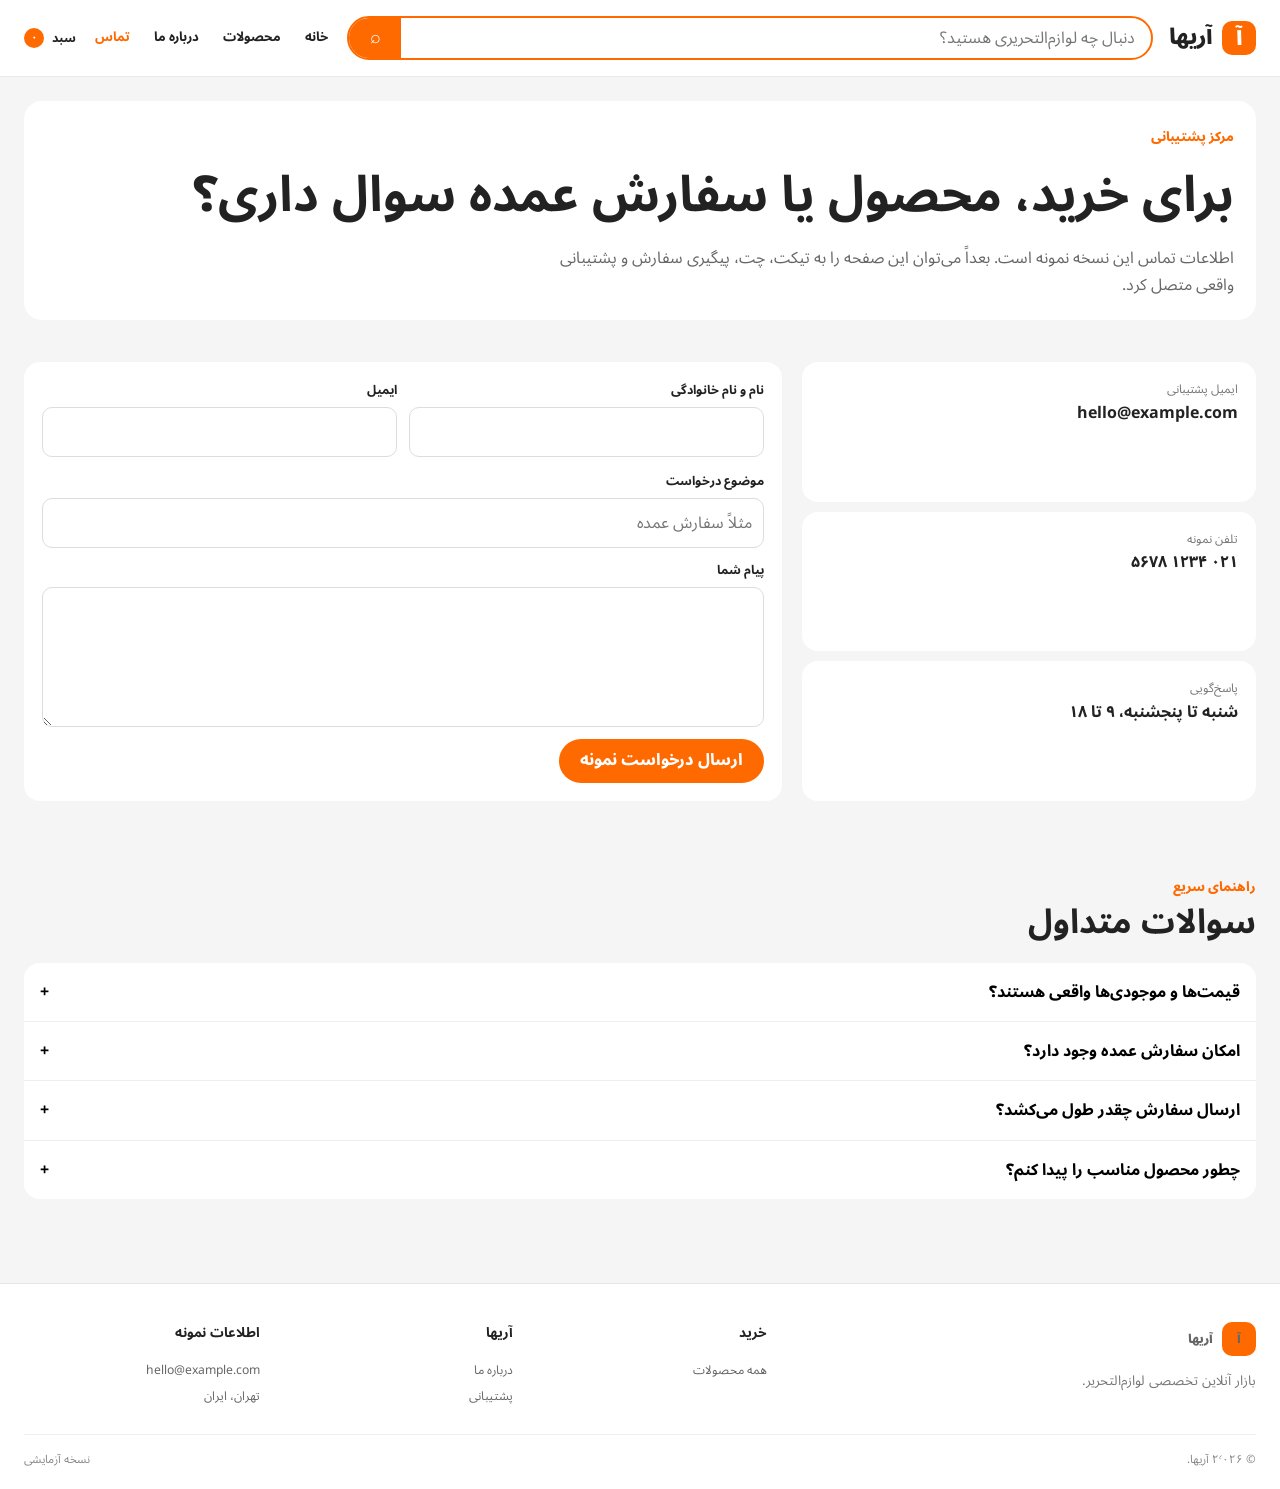
<file: contact.html>
<!doctype html><html lang="fa" dir="rtl"><head><meta charset="utf-8"><meta name="viewport" content="width=device-width,initial-scale=1"><title>مرکز پشتیبانی آریها | بازار لوازم‌التحریر</title><meta name="description" content="مرکز پشتیبانی آریها برای سوالات خرید، ارسال، سفارش عمده و محصولات."><meta name="robots" content="index,follow"><meta name="theme-color" content="#ff6a00"><link rel="canonical" href="https://example.com/contact.html"><link rel="preconnect" href="https://fonts.googleapis.com"><link rel="preconnect" href="https://fonts.gstatic.com" crossorigin><link href="https://fonts.googleapis.com/css2?family=Vazirmatn:wght@300;400;500;600;700;800;900&display=swap" rel="stylesheet"><link rel="stylesheet" href="assets/css/styles.css"><link rel="icon" href="assets/favicon.svg" type="image/svg+xml"></head><body><a class="skip-link" href="#main">رفتن به محتوای اصلی</a><header class="site-header"><div class="container header-inner"><a class="brand" href="index.html"><span class="brand-mark">آ</span><span>آریها</span></a><button class="menu-toggle" type="button" aria-label="باز کردن منو" aria-expanded="false" data-menu-toggle><span></span><span></span></button><nav class="main-nav" aria-label="منوی اصلی" data-menu><a href="index.html">خانه</a><a href="products.html">محصولات</a><a href="about.html">درباره ما</a><a class="is-active" href="contact.html">تماس</a></nav><a class="cart-button" href="products.html"><span>سبد</span><span class="cart-count" data-cart-count>۰</span></a></div></header><main id="main"><section class="page-hero"><div class="container page-hero-inner"><span class="eyebrow">مرکز پشتیبانی</span><h1>برای خرید، محصول یا سفارش عمده سوال داری؟</h1><p>اطلاعات تماس این نسخه نمونه است. بعداً می‌توان این صفحه را به تیکت، چت، پیگیری سفارش و پشتیبانی واقعی متصل کرد.</p></div></section><section class="section-sm"><div class="container contact-grid"><div class="contact-cards"><div class="contact-card"><span>ایمیل پشتیبانی</span><strong>hello@example.com</strong></div><div class="contact-card"><span>تلفن نمونه</span><strong>۰۲۱ ۱۲۳۴ ۵۶۷۸</strong></div><div class="contact-card"><span>پاسخ‌گویی</span><strong>شنبه تا پنجشنبه، ۹ تا ۱۸</strong></div></div><form class="contact-form" data-demo-form><div class="field-grid two"><div class="field"><label for="name">نام و نام خانوادگی</label><input id="name" name="name" autocomplete="name" required></div><div class="field"><label for="email">ایمیل</label><input id="email" name="email" type="email" autocomplete="email" required></div></div><div class="field-grid" style="margin-top:14px"><div class="field"><label for="subject">موضوع درخواست</label><input id="subject" name="subject" placeholder="مثلاً سفارش عمده" required></div><div class="field"><label for="message">پیام شما</label><textarea id="message" name="message" required></textarea></div><div><button class="button button-primary" type="submit">ارسال درخواست نمونه</button></div></div></form></div></section><section class="section" id="faq"><div class="container"><div class="section-heading"><div><span class="eyebrow">راهنمای سریع</span><h2>سوالات متداول</h2></div></div><div class="faq-list"><div class="faq-item"><button type="button" aria-expanded="false" data-faq-button><span>قیمت‌ها و موجودی‌ها واقعی هستند؟</span><span>+</span></button><div class="faq-answer">خیر. در نسخه فعلی تمام قیمت‌ها، موجودی‌ها و اطلاعات فروشنده نمونه هستند.</div></div><div class="faq-item"><button type="button" aria-expanded="false" data-faq-button><span>امکان سفارش عمده وجود دارد؟</span><span>+</span></button><div class="faq-answer">در رابط فعلی بخش درخواست قیمت عمده طراحی شده و بعداً می‌تواند به بک‌اند و فروشنده‌ها متصل شود.</div></div><div class="faq-item"><button type="button" aria-expanded="false" data-faq-button><span>ارسال سفارش چقدر طول می‌کشد؟</span><span>+</span></button><div class="faq-answer">زمان و روش ارسال بعداً بر اساس فرایند واقعی فروشگاه تعریف می‌شود.</div></div><div class="faq-item"><button type="button" aria-expanded="false" data-faq-button><span>چطور محصول مناسب را پیدا کنم؟</span><span>+</span></button><div class="faq-answer">از سرچ بالای سایت، دسته‌بندی‌ها و فیلترهای صفحه محصولات استفاده کنید.</div></div></div></div></section></main><footer class="site-footer"><div class="container footer-grid"><div class="footer-brand"><a class="brand" href="index.html"><span class="brand-mark">آ</span><span>آریها</span></a><p>بازار آنلاین تخصصی لوازم‌التحریر.</p></div><div><h2>خرید</h2><a href="products.html">همه محصولات</a></div><div><h2>آریها</h2><a href="about.html">درباره ما</a><a href="contact.html">پشتیبانی</a></div><div><h2>اطلاعات نمونه</h2><a href="mailto:hello@example.com">hello@example.com</a><span>تهران، ایران</span></div></div><div class="container footer-bottom"><span>© <span data-year></span> آریها.</span><span>نسخه آزمایشی</span></div></footer><div class="toast" data-toast></div><script src="assets/js/products.js" defer></script><script src="assets/js/app.js" defer></script></body></html>
</file>
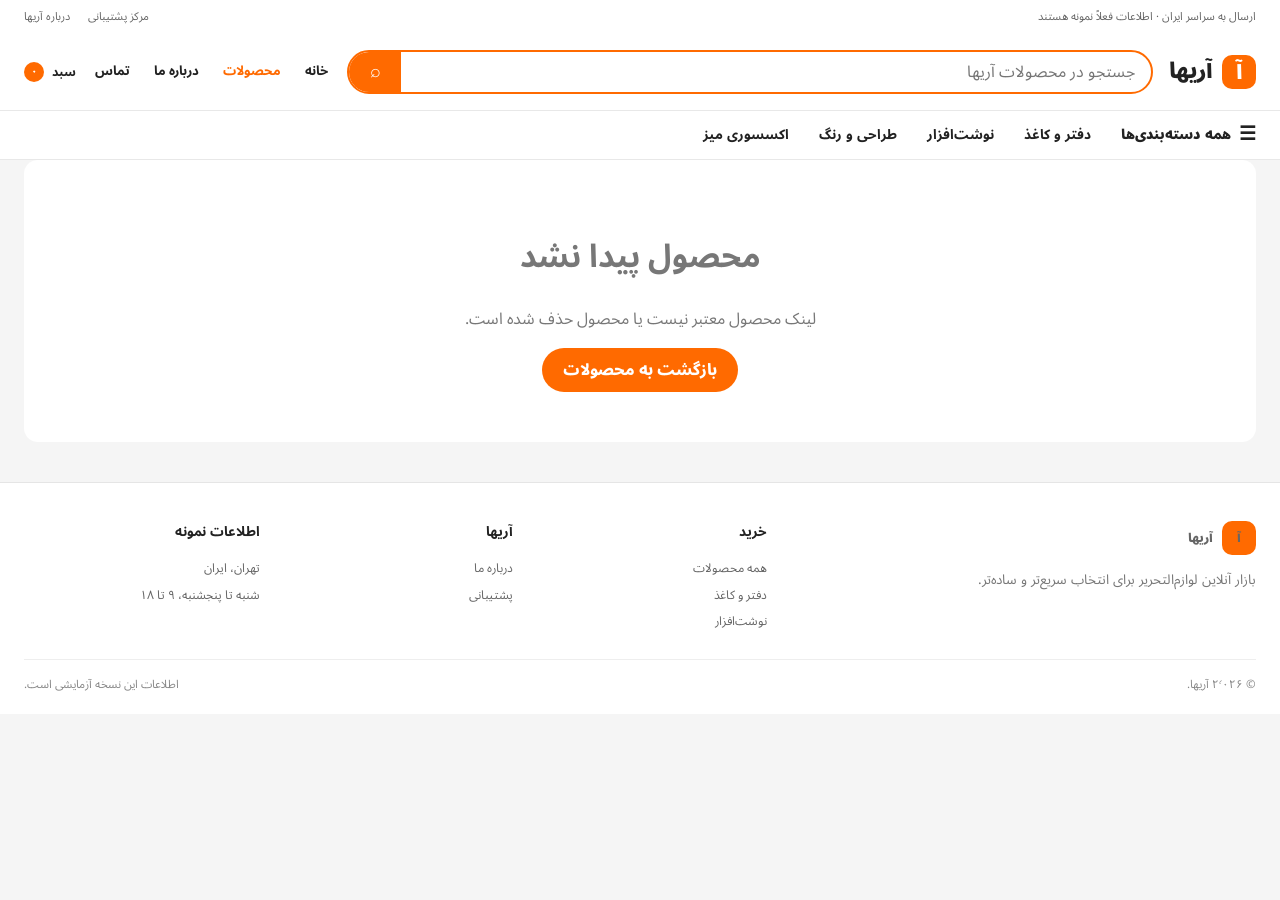
<file: product.html>
<!doctype html>
<html lang="fa" dir="rtl">
<head>
  <meta charset="utf-8">
  <meta name="viewport" content="width=device-width, initial-scale=1">
  <title>محصول | آریها</title>
  <meta name="description" content="جزئیات محصول در بازار آنلاین لوازم‌التحریر آریها.">
  <meta name="robots" content="index,follow,max-image-preview:large">
  <meta name="theme-color" content="#ff6a00">
  <link rel="preconnect" href="https://fonts.googleapis.com">
  <link rel="preconnect" href="https://fonts.gstatic.com" crossorigin>
  <link rel="stylesheet" href="assets/css/styles.css">
  <link rel="icon" href="assets/favicon.svg" type="image/svg+xml">
</head>
<body>
  <a class="skip-link" href="#main">رفتن به محتوای اصلی</a>
  <header class="site-header">
    <div class="header-topline"><div class="container header-topline-inner"><div>ارسال به سراسر ایران · اطلاعات فعلاً نمونه هستند</div><div class="header-topline-links"><a href="contact.html">مرکز پشتیبانی</a><a href="about.html">درباره آریها</a></div></div></div>
    <div class="container header-inner">
      <a class="brand" href="index.html" aria-label="آریها"><span class="brand-mark">آ</span><span>آریها</span></a>
      <form class="market-search" role="search" data-global-search><label class="sr-only" for="product-global-search">جستجو</label><input id="product-global-search" type="search" placeholder="جستجو در محصولات آریها"><button type="submit" aria-label="جستجو">⌕</button></form>
      <button class="menu-toggle" type="button" aria-label="باز کردن منو" aria-expanded="false" data-menu-toggle><span></span><span></span></button>
      <nav class="main-nav" aria-label="منوی اصلی" data-menu><a href="index.html">خانه</a><a class="is-active" href="products.html">محصولات</a><a href="about.html">درباره ما</a><a href="contact.html">تماس</a></nav>
      <a class="cart-button" href="products.html"><span>سبد</span><span class="cart-count" data-cart-count>۰</span></a>
    </div>
    <div class="market-subnav"><div class="container market-subnav-inner"><a class="all-categories" href="products.html"><span>☰</span> همه دسته‌بندی‌ها</a><a href="products.html?category=notebook">دفتر و کاغذ</a><a href="products.html?category=writing">نوشت‌افزار</a><a href="products.html?category=art">طراحی و رنگ</a><a href="products.html?category=accessory">اکسسوری میز</a></div></div>
  </header>

  <main id="main" data-dynamic-product></main>

  <footer class="site-footer"><div class="container footer-grid"><div class="footer-brand"><a class="brand" href="index.html"><span class="brand-mark">آ</span><span>آریها</span></a><p>بازار آنلاین لوازم‌التحریر برای انتخاب سریع‌تر و ساده‌تر.</p></div><div><h2>خرید</h2><a href="products.html">همه محصولات</a><a href="products.html?category=notebook">دفتر و کاغذ</a><a href="products.html?category=writing">نوشت‌افزار</a></div><div><h2>آریها</h2><a href="about.html">درباره ما</a><a href="contact.html">پشتیبانی</a></div><div><h2>اطلاعات نمونه</h2><span>تهران، ایران</span><span>شنبه تا پنجشنبه، ۹ تا ۱۸</span></div></div><div class="container footer-bottom"><span>© <span data-year></span> آریها.</span><span>اطلاعات این نسخه آزمایشی است.</span></div></footer>

  <div class="toast" role="status" aria-live="polite" data-toast></div>
  <script src="assets/js/products.js" defer></script>
  <script src="assets/js/app.js" defer></script>
</body>
</html>
</file>
<file: assets/css/styles.css>
:root{--orange:#ff6a00;--orange-dark:#e85f00;--ink:#222;--muted:#666;--line:#e8e8e8;--bg:#f5f5f5;--surface:#fff;--soft:#fff4ec;--green:#14804a;--radius:18px;--shadow:0 4px 18px rgba(0,0,0,.06);--container:min(1440px,calc(100% - 28px))}*{box-sizing:border-box}html{scroll-behavior:smooth}body{margin:0;background:var(--bg);color:var(--ink);font-family:"Vazirmatn",Tahoma,sans-serif;line-height:1.65;-webkit-font-smoothing:antialiased}body.menu-open{overflow:hidden}img{display:block;max-width:100%}a{color:inherit;text-decoration:none}button,input,textarea,select{font:inherit}button{cursor:pointer}.container{width:var(--container);margin:auto}.sr-only{position:absolute!important;width:1px!important;height:1px!important;padding:0!important;margin:-1px!important;overflow:hidden!important;clip:rect(0,0,0,0)!important;white-space:nowrap!important;border:0!important}.skip-link{position:fixed;top:8px;right:8px;z-index:999;background:#111;color:#fff;padding:10px 14px;border-radius:8px;transform:translateY(-150%)}.skip-link:focus{transform:none}.section{padding:44px 0}.section-sm{padding:28px 0}.eyebrow{display:inline-flex;color:var(--orange);font-size:.82rem;font-weight:800}.section-heading{display:flex;align-items:end;justify-content:space-between;gap:20px;margin-bottom:18px}.section-heading h2{margin:2px 0 0;font-size:clamp(1.45rem,4vw,2.1rem);line-height:1.3}.text-link{font-size:.9rem;font-weight:700;color:var(--muted)}.text-link:hover{color:var(--orange)}.button{min-height:44px;padding:0 20px;border:1px solid transparent;border-radius:999px;display:inline-flex;align-items:center;justify-content:center;gap:8px;font-weight:800;transition:.18s}.button-primary{background:var(--orange);color:#fff}.button-primary:hover{background:var(--orange-dark)}.button-secondary{background:#fff;border-color:#d8d8d8}.button-light{background:#fff;color:#222}.mobile-only{display:flex}.site-header{position:sticky;top:0;z-index:100;background:#fff;border-bottom:1px solid var(--line)}.header-topline{display:none}.header-inner{min-height:72px;display:grid;grid-template-columns:auto auto 1fr;align-items:center;gap:12px;padding:10px 0}.brand{display:inline-flex;align-items:center;gap:9px;white-space:nowrap;font-size:1.22rem;font-weight:900}.brand-mark{width:34px;height:34px;border-radius:10px;background:var(--orange);color:#fff;display:grid;place-items:center}.market-search{grid-column:1/-1;order:3;display:flex;height:44px;border:2px solid var(--orange);border-radius:999px;overflow:hidden;background:#fff}.market-search input{min-width:0;flex:1;border:0;outline:0;padding:0 16px;background:transparent}.market-search button{width:52px;border:0;background:var(--orange);color:#fff;font-size:1.15rem}.menu-toggle{width:42px;height:42px;border:1px solid #ddd;background:#fff;border-radius:50%;display:grid;place-content:center;gap:5px;padding:0}.menu-toggle span{width:18px;height:2px;background:#222;display:block}.main-nav{position:fixed;inset:0 0 0 22%;z-index:110;background:#fff;padding:92px 24px 30px;display:flex;flex-direction:column;gap:2px;transform:translateX(110%);transition:.25s}.main-nav.is-open{transform:none}.main-nav a{padding:12px 4px;border-bottom:1px solid #eee;font-weight:700}.main-nav a.is-active{color:var(--orange)}.cart-button{justify-self:end;display:inline-flex;align-items:center;gap:8px;font-size:.86rem;font-weight:700}.cart-button svg{width:23px;height:23px;fill:none;stroke:currentColor;stroke-width:1.8}.cart-count{min-width:20px;height:20px;border-radius:50%;display:grid;place-items:center;background:var(--orange);color:#fff;font-size:.7rem}.market-subnav{display:none;border-top:1px solid var(--line);background:#fff}.market-subnav-inner{display:flex;align-items:center;gap:24px;min-height:48px;font-size:.85rem;font-weight:700;overflow:auto;white-space:nowrap}.market-subnav a:hover{color:var(--orange)}.all-categories{display:inline-flex;gap:8px;align-items:center;font-weight:900}.all-categories span{font-size:1.2rem}.market-hero{padding:18px 0 12px}.market-hero-panel{position:relative;min-height:470px;border-radius:24px;overflow:hidden;background:#1f1f1f;color:#fff;display:flex;align-items:center}.market-hero-panel:before{content:"";position:absolute;inset:0;background:linear-gradient(90deg,rgba(0,0,0,.2),rgba(0,0,0,.78)),url('https://images.unsplash.com/photo-1455390582262-044cdead277a?auto=format&fit=crop&w=1800&q=84') center/cover}.market-hero-content{position:relative;z-index:1;width:min(700px,100%);padding:34px 24px}.market-hero-kicker{font-size:.85rem;font-weight:700;opacity:.86}.market-hero h1{font-size:clamp(2.25rem,8vw,4.2rem);line-height:1.18;margin:9px 0 16px}.market-hero p{max-width:620px;margin:0 0 23px;color:#eee}.hero-search{display:flex;height:56px;background:#fff;border:2px solid #fff;border-radius:999px;overflow:hidden;max-width:680px}.hero-search input{min-width:0;flex:1;border:0;outline:0;padding:0 19px}.hero-search button{border:0;background:var(--orange);color:#fff;width:74px;font-weight:900}.hero-hot{display:flex;flex-wrap:wrap;gap:8px;margin-top:16px;font-size:.78rem}.hero-hot a{border:1px solid rgba(255,255,255,.45);border-radius:999px;padding:6px 11px}.hero-hot a:hover{background:#fff;color:#222}.market-section{padding:16px 0}.market-box{background:#fff;border-radius:20px;padding:18px;box-shadow:var(--shadow)}.market-title-row{display:flex;justify-content:space-between;align-items:center;gap:16px;margin-bottom:16px}.market-title-row h2{margin:0;font-size:1.25rem}.market-title-row a{font-size:.82rem;color:var(--muted);font-weight:700}.service-grid{display:grid;grid-template-columns:repeat(2,1fr);gap:10px}.service-card{border:1px solid var(--line);border-radius:15px;padding:15px;background:#fff}.service-card strong{display:block;font-size:.9rem}.service-card span{font-size:.76rem;color:var(--muted)}.service-icon{width:38px;height:38px;border-radius:12px;background:var(--soft);color:var(--orange);display:grid;place-items:center;margin-bottom:10px;font-size:1.2rem}.category-bubbles{display:grid;grid-template-columns:repeat(4,1fr);gap:14px 8px}.category-bubble{text-align:center;font-size:.73rem;font-weight:700}.category-bubble .bubble-img{aspect-ratio:1;border-radius:50%;overflow:hidden;background:#f1f1f1;margin-bottom:7px}.category-bubble img{width:100%;height:100%;object-fit:cover}.category-bubble:hover{color:var(--orange)}.promo-grid{display:grid;gap:12px}.promo-card{min-height:230px;border-radius:18px;overflow:hidden;position:relative;padding:22px;display:flex;align-items:end;background:#222;color:#fff}.promo-card:before{content:"";position:absolute;inset:0;background:linear-gradient(0deg,rgba(0,0,0,.72),rgba(0,0,0,.05)),var(--promo) center/cover}.promo-card>*{position:relative}.promo-card h3{margin:0 0 4px;font-size:1.4rem}.promo-card p{margin:0;color:#eee;font-size:.85rem}.orange-rfq{border-radius:22px;background:linear-gradient(135deg,#ff6a00,#ff8a34);color:#fff;padding:26px;display:grid;gap:20px}.orange-rfq h2{font-size:clamp(1.8rem,6vw,3rem);margin:0 0 8px}.orange-rfq p{margin:0;opacity:.9}.rfq-form{background:#fff;color:#222;border-radius:16px;padding:16px;display:grid;gap:10px}.rfq-form input{height:44px;border:1px solid #ddd;border-radius:10px;padding:0 12px;outline:none}.rfq-form input:focus{border-color:var(--orange)}.product-grid{display:grid;grid-template-columns:repeat(2,minmax(0,1fr));gap:12px}.product-card{background:#fff;border-radius:14px;overflow:hidden;min-width:0;transition:.18s}.product-card:hover{box-shadow:0 7px 24px rgba(0,0,0,.09);transform:translateY(-2px)}.product-media{display:block;position:relative;aspect-ratio:1;background:#f2f2f2;overflow:hidden}.product-media img{width:100%;height:100%;object-fit:cover;transition:.3s}.product-card:hover .product-media img{transform:scale(1.025)}.product-badge{position:absolute;top:8px;right:8px;padding:5px 8px;border-radius:7px;background:var(--orange);color:#fff;font-size:.65rem;font-weight:800}.product-info{padding:10px}.product-category{font-size:.68rem;color:var(--muted)}.product-info h3{font-size:.86rem;font-weight:500;line-height:1.55;height:2.9em;overflow:hidden;margin:4px 0 8px}.product-price{display:block;font-size:1rem;font-weight:900}.product-min{font-size:.68rem;color:var(--muted);display:block;margin-top:2px}.product-supplier{display:flex;align-items:center;gap:5px;margin-top:8px;font-size:.68rem;color:#555}.verified-dot{width:15px;height:15px;border-radius:50%;background:#ffd8bd;color:var(--orange);display:grid;place-items:center;font-size:.58rem;font-weight:900}.product-rating{font-size:.68rem;color:#666;margin-top:5px}.quick-add{position:absolute;left:8px;bottom:8px;width:34px;height:34px;border:0;border-radius:50%;background:#fff;color:#222;box-shadow:0 2px 10px rgba(0,0,0,.16);font-size:1.15rem}.page-hero{padding:24px 0 14px}.page-hero-inner{background:#fff;border-radius:18px;padding:22px}.page-hero h1{font-size:clamp(1.8rem,6vw,3.1rem);margin:6px 0 8px}.page-hero p{margin:0;color:var(--muted);max-width:700px}.shop-toolbar{position:sticky;top:118px;z-index:20;padding:10px 0;background:rgba(245,245,245,.94);backdrop-filter:blur(10px)}.toolbar-inner{display:grid;gap:10px}.search-box{position:relative}.search-box svg{position:absolute;right:15px;top:50%;transform:translateY(-50%);width:18px;fill:none;stroke:#555}.search-box input{width:100%;height:46px;border:2px solid var(--orange);border-radius:999px;background:#fff;padding:0 44px 0 14px;outline:0}.filter-row{display:flex;gap:8px;overflow:auto;scrollbar-width:none}.filter-chip{white-space:nowrap;border:1px solid #ddd;background:#fff;border-radius:999px;height:38px;padding:0 14px}.filter-chip.is-active{background:#222;color:#fff;border-color:#222}.results-line{font-size:.8rem;color:var(--muted);margin:0 0 12px}.empty-state{grid-column:1/-1;background:#fff;border-radius:14px;padding:50px 20px;text-align:center;color:#777}.product-detail{padding:24px 0 50px}.breadcrumbs{display:flex;gap:7px;flex-wrap:wrap;color:#777;font-size:.76rem;margin-bottom:12px}.detail-grid{display:grid;gap:18px;background:#fff;border-radius:18px;padding:16px}.gallery{display:grid;grid-template-columns:58px 1fr;gap:8px;direction:ltr}.gallery-thumbs{display:flex;flex-direction:column;gap:7px}.thumb{padding:0;border:1px solid #ddd;border-radius:9px;overflow:hidden;background:#fff;aspect-ratio:1}.thumb img{width:100%;height:100%;object-fit:cover}.thumb.is-active{border:2px solid var(--orange)}.gallery-main{border-radius:14px;overflow:hidden;background:#f2f2f2;aspect-ratio:1}.gallery-main img{width:100%;height:100%;object-fit:cover}.detail-copy .product-label{display:inline-flex;background:#fff0e6;color:var(--orange);font-size:.72rem;font-weight:800;padding:5px 9px;border-radius:6px}.detail-copy h1{font-size:clamp(1.55rem,6vw,2.45rem);line-height:1.35;margin:10px 0 8px}.detail-copy .lead{color:#666;margin:0 0 14px}.detail-price{font-size:1.45rem;font-weight:900;margin:14px 0}.detail-options{border-top:1px solid #eee;padding-top:14px}.detail-options h2{font-size:.85rem}.option-row{display:flex;gap:7px;flex-wrap:wrap}.option-pill{border:1px solid #ddd;border-radius:7px;padding:7px 11px;background:#fff}.option-pill.is-selected{border:2px solid var(--orange);color:var(--orange)}.detail-actions{display:flex;gap:8px;margin:18px 0}.detail-actions .button{flex:1}.favorite-button{width:46px;border:1px solid #ddd;background:#fff;border-radius:50%}.detail-note,.spec-list>div{display:flex;justify-content:space-between;gap:15px;border-top:1px solid #eee;padding:11px 0;font-size:.82rem}.product-description{margin-top:18px}.product-description h2{font-size:1rem}.product-description p{color:#666}.spec-list{margin:0}.spec-list dt{color:#777}.spec-list dd{margin:0;font-weight:700}.about-grid,.contact-grid{display:grid;gap:20px}.about-image{border-radius:18px;overflow:hidden}.about-image img{width:100%;height:100%;object-fit:cover}.about-copy,.contact-form,.contact-card,.value-card,.faq-list{background:#fff;border-radius:16px}.about-copy{padding:22px}.about-copy h2{font-size:1.7rem;margin:5px 0 10px}.about-copy p{color:#666}.values-grid{display:grid;gap:10px}.value-card{padding:18px}.value-card>span{color:var(--orange);font-weight:900}.value-card h3{margin:8px 0 4px}.value-card p{margin:0;color:#666;font-size:.88rem}.contact-cards{display:grid;gap:10px}.contact-card{padding:18px}.contact-card span{display:block;color:#777;font-size:.75rem}.contact-form{padding:18px}.field-grid{display:grid;gap:12px}.field{display:grid;gap:6px}.field label{font-size:.78rem;font-weight:700}.field input,.field textarea{width:100%;border:1px solid #ddd;border-radius:10px;background:#fff;padding:11px;outline:0}.field textarea{min-height:140px;resize:vertical}.field input:focus,.field textarea:focus{border-color:var(--orange)}.faq-list{overflow:hidden}.faq-item{border-bottom:1px solid #eee}.faq-item:last-child{border:0}.faq-item button{width:100%;border:0;background:#fff;padding:16px;display:flex;justify-content:space-between;text-align:right;font-weight:700}.faq-answer{display:none;padding:0 16px 16px;color:#666;font-size:.86rem}.faq-item.is-open .faq-answer{display:block}.newsletter-inner{background:#222;color:#fff;border-radius:20px;padding:24px;display:grid;gap:18px}.newsletter-inner h2{margin:5px 0}.newsletter-inner p{color:#ccc}.site-footer{margin-top:40px;background:#fff;border-top:1px solid #e5e5e5;padding:38px 0 20px}.footer-grid{display:grid;grid-template-columns:1fr 1fr;gap:28px 18px}.footer-brand{grid-column:1/-1}.footer-brand p{color:#777;max-width:400px;font-size:.84rem}.footer-grid h2{font-size:.85rem;margin:0 0 9px}.footer-grid>div:not(.footer-brand){display:flex;flex-direction:column;align-items:start;gap:6px}.footer-grid a,.footer-grid span{font-size:.76rem;color:#666}.footer-grid a:hover{color:var(--orange)}.footer-bottom{border-top:1px solid #eee;margin-top:28px;padding-top:15px;color:#888;font-size:.72rem;display:flex;justify-content:space-between;gap:10px;flex-wrap:wrap}.toast{position:fixed;z-index:300;bottom:18px;left:50%;transform:translate(-50%,30px);opacity:0;background:#222;color:#fff;border-radius:10px;padding:10px 15px;font-size:.8rem;transition:.2s;pointer-events:none}.toast.is-visible{opacity:1;transform:translate(-50%,0)}.reveal{opacity:1}.desktop-link{display:none}@media(min-width:760px){.container{width:min(1440px,calc(100% - 48px))}.header-inner{grid-template-columns:auto minmax(360px,1fr) auto auto;gap:16px}.brand{font-size:1.35rem}.market-search{grid-column:auto;order:0}.menu-toggle{display:none}.main-nav{position:static;inset:auto;transform:none;padding:0;display:flex;flex-direction:row;gap:12px;background:transparent}.main-nav a{border:0;padding:8px 3px;font-size:.78rem}.cart-button{font-size:.78rem}.market-subnav{display:block}.market-hero-panel{min-height:520px}.market-hero-content{padding:54px}.service-grid{grid-template-columns:repeat(4,1fr)}.category-bubbles{grid-template-columns:repeat(8,1fr);gap:18px}.promo-grid{grid-template-columns:repeat(3,1fr)}.product-grid{grid-template-columns:repeat(4,minmax(0,1fr));gap:16px}.orange-rfq{grid-template-columns:1.2fr .8fr;align-items:center;padding:38px}.toolbar-inner{grid-template-columns:minmax(300px,460px) 1fr;align-items:center}.shop-toolbar{top:121px}.detail-grid{grid-template-columns:minmax(0,1.05fr) minmax(360px,.95fr);gap:34px;padding:24px}.gallery{grid-template-columns:74px 1fr}.about-grid{grid-template-columns:1fr 1fr;align-items:stretch}.values-grid{grid-template-columns:repeat(3,1fr)}.contact-grid{grid-template-columns:.75fr 1.25fr}.field-grid.two{grid-template-columns:1fr 1fr}.footer-grid{grid-template-columns:2fr repeat(3,1fr)}.footer-brand{grid-column:auto}.desktop-link{display:inline}.mobile-only{display:none}}@media(min-width:1100px){.header-topline{display:block;background:#fff}.header-topline-inner{min-height:34px;display:flex;justify-content:space-between;align-items:center;color:#666;font-size:.7rem}.header-topline-links{display:flex;gap:18px}.header-inner{min-height:76px}.main-nav{gap:18px}.main-nav a{font-size:.82rem}.market-subnav-inner{gap:30px}.product-grid{grid-template-columns:repeat(5,minmax(0,1fr))}.market-hero-panel{min-height:550px}.category-bubbles{grid-template-columns:repeat(10,1fr)}}
</file>
